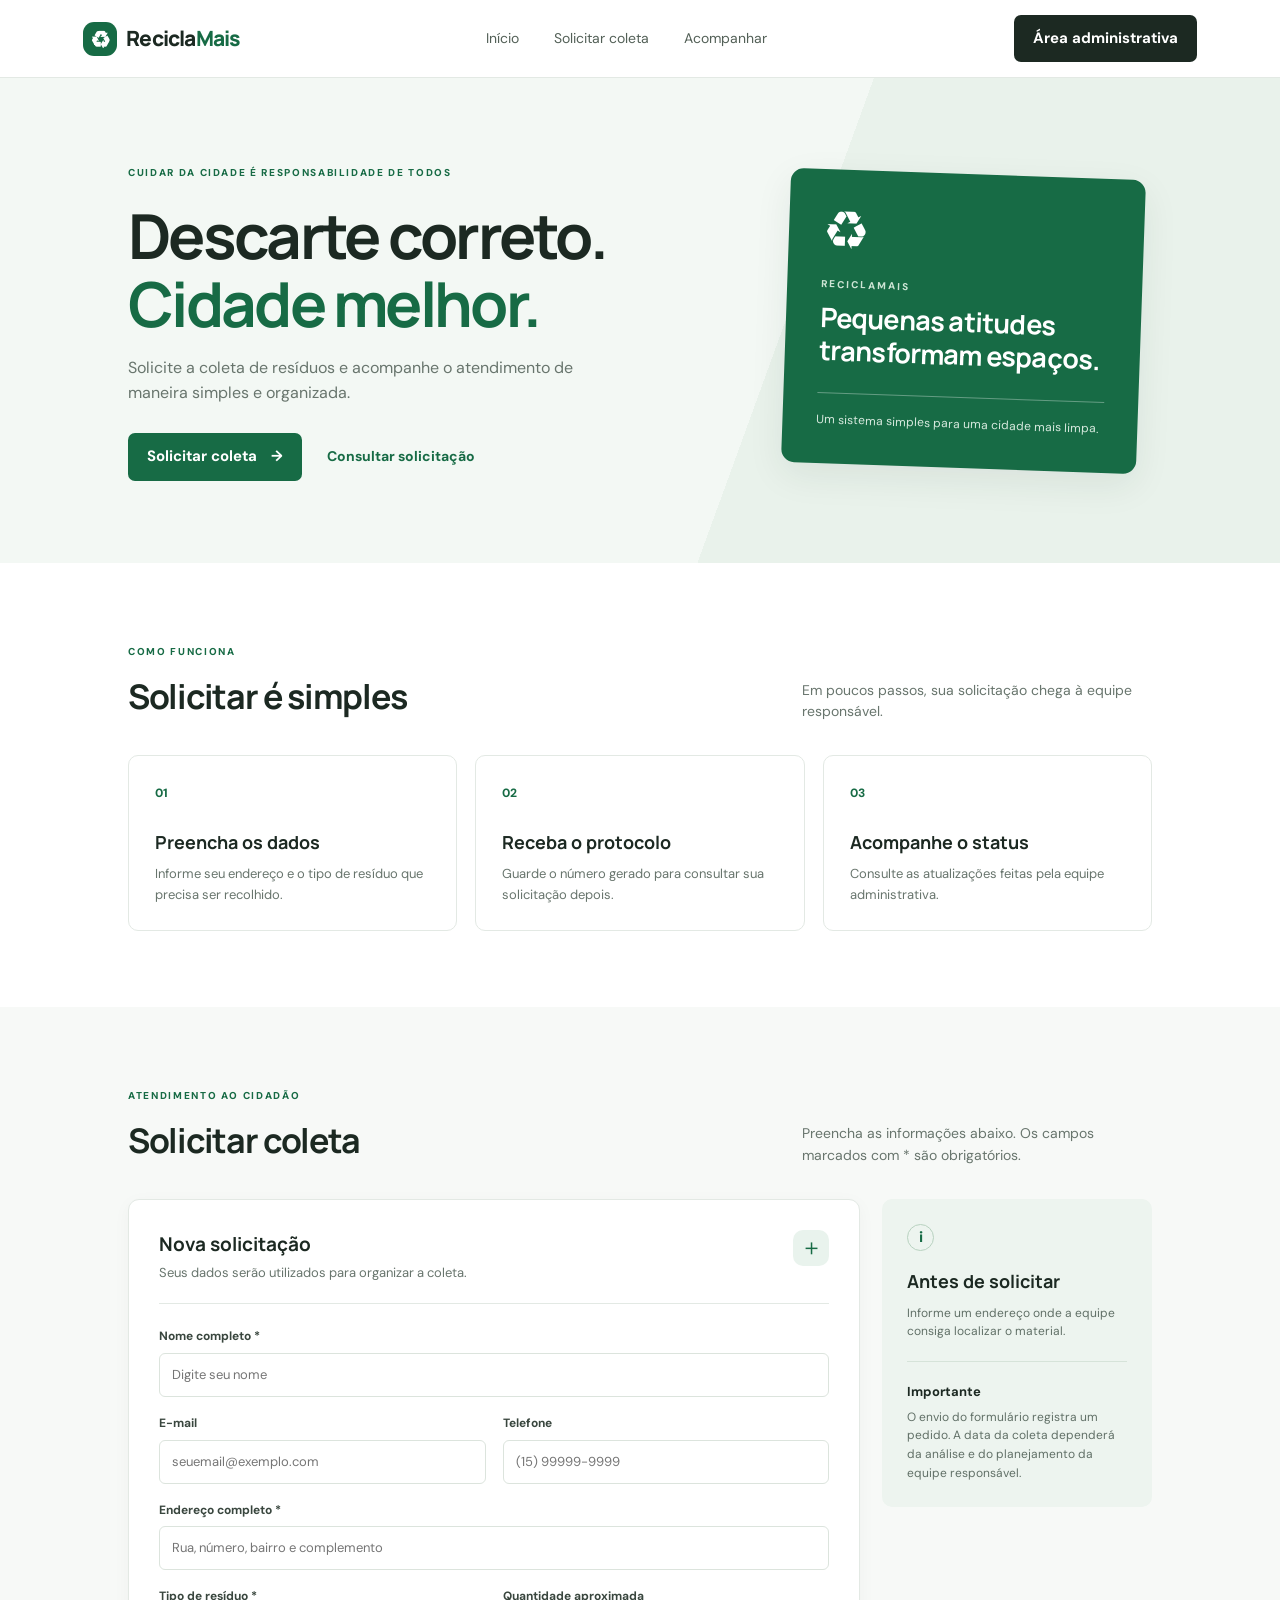
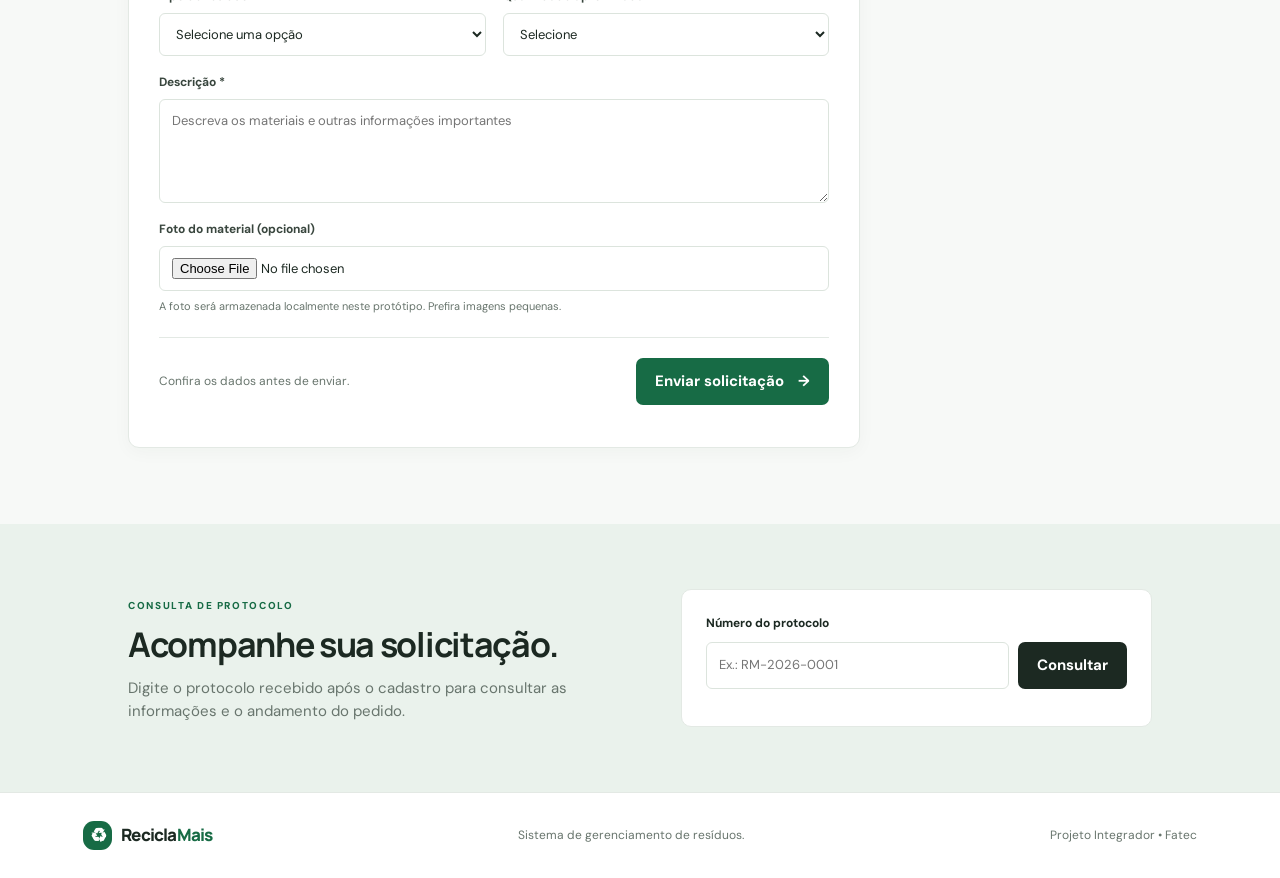
<file: index.html>
<!DOCTYPE html>
<html lang="pt-BR">
<head>
  <meta charset="UTF-8">
  <meta name="viewport" content="width=device-width, initial-scale=1.0">
  <meta name="description" content="ReciclaMais - Sistema de gerenciamento de resíduos e solicitações de coleta.">
  <title>ReciclaMais | Gestão de resíduos</title>
  <link rel="stylesheet" href="style.css">
</head>
<body>
  <header class="topbar">
    <a class="brand" href="#inicio" aria-label="ReciclaMais - início"><span class="brand-mark">♻</span><span>Recicla<span>Mais</span></span></a>
    <nav class="main-nav" aria-label="Navegação principal">
      <a href="#inicio">Início</a>
      <a href="#solicitar">Solicitar coleta</a>
      <a href="#acompanhar">Acompanhar</a>
    </nav>
    <button class="button button-dark" id="openLogin">Área administrativa</button>
  </header>

  <main>
    <section class="hero" id="inicio">
      <div class="hero-content">
        <span class="eyebrow">CUIDAR DA CIDADE É RESPONSABILIDADE DE TODOS</span>
        <h1>Descarte correto.<br><span>Cidade melhor.</span></h1>
        <p>Solicite a coleta de resíduos e acompanhe o atendimento de maneira simples e organizada.</p>
        <div class="hero-actions"><a class="button button-primary" href="#solicitar">Solicitar coleta <span>→</span></a><a class="text-link" href="#acompanhar">Consultar solicitação</a></div>
      </div>
      <div class="hero-card"><div class="hero-icon">♻</div><p class="hero-card-label">RECICLAMAIS</p><h2>Pequenas atitudes<br>transformam espaços.</h2><div class="hero-card-line"></div><p class="hero-card-foot">Um sistema simples para uma cidade mais limpa.</p></div>
    </section>

    <section class="steps-section">
      <div class="section-heading"><div><span class="eyebrow">COMO FUNCIONA</span><h2>Solicitar é simples</h2></div><p>Em poucos passos, sua solicitação chega à equipe responsável.</p></div>
      <div class="steps-grid">
        <article class="step"><span class="step-number">01</span><h3>Preencha os dados</h3><p>Informe seu endereço e o tipo de resíduo que precisa ser recolhido.</p></article>
        <article class="step"><span class="step-number">02</span><h3>Receba o protocolo</h3><p>Guarde o número gerado para consultar sua solicitação depois.</p></article>
        <article class="step"><span class="step-number">03</span><h3>Acompanhe o status</h3><p>Consulte as atualizações feitas pela equipe administrativa.</p></article>
      </div>
    </section>

    <section class="content-section" id="solicitar">
      <div class="section-heading"><div><span class="eyebrow">ATENDIMENTO AO CIDADÃO</span><h2>Solicitar coleta</h2></div><p>Preencha as informações abaixo. Os campos marcados com * são obrigatórios.</p></div>
      <div class="form-layout">
        <form class="panel form-panel" id="requestForm">
          <div class="form-title"><div><h3>Nova solicitação</h3><p>Seus dados serão utilizados para organizar a coleta.</p></div><span class="form-symbol">＋</span></div>
          <div class="form-grid">
            <label class="field field-full">Nome completo *<input name="name" type="text" maxlength="90" placeholder="Digite seu nome" required></label>
            <label class="field">E-mail<input name="email" type="email" maxlength="120" placeholder="seuemail@exemplo.com"></label>
            <label class="field">Telefone<input name="phone" type="tel" maxlength="20" placeholder="(15) 99999-9999"></label>
            <label class="field field-full">Endereço completo *<input name="address" type="text" maxlength="180" placeholder="Rua, número, bairro e complemento" required></label>
            <label class="field">Tipo de resíduo *<select name="waste" required><option value="">Selecione uma opção</option><option>Entulho de construção</option><option>Móveis e objetos volumosos</option><option>Galhos e resíduos de poda</option><option>Recicláveis</option><option>Outros resíduos</option></select></label>
            <label class="field">Quantidade aproximada<select name="quantity"><option value="">Selecione</option><option>Pequena</option><option>Média</option><option>Grande</option></select></label>
            <label class="field field-full">Descrição *<textarea name="description" rows="4" maxlength="600" placeholder="Descreva os materiais e outras informações importantes" required></textarea></label>
            <label class="field field-full">Foto do material (opcional)<input name="photo" type="file" accept="image/*"><small>A foto será armazenada localmente neste protótipo. Prefira imagens pequenas.</small></label>
          </div>
          <div class="form-footer"><p>Confira os dados antes de enviar.</p><button class="button button-primary" type="submit">Enviar solicitação <span>→</span></button></div>
          <div class="notice" id="requestNotice" role="status" aria-live="polite"></div>
        </form>
        <aside class="side-note"><span class="side-note-icon">i</span><h3>Antes de solicitar</h3><p>Informe um endereço onde a equipe consiga localizar o material.</p><div class="side-divider"></div><h4>Importante</h4><p>O envio do formulário registra um pedido. A data da coleta dependerá da análise e do planejamento da equipe responsável.</p></aside>
      </div>
    </section>

    <section class="tracking-section" id="acompanhar">
      <div class="tracking-copy"><span class="eyebrow">CONSULTA DE PROTOCOLO</span><h2>Acompanhe sua solicitação.</h2><p>Digite o protocolo recebido após o cadastro para consultar as informações e o andamento do pedido.</p></div>
      <form class="tracking-form" id="trackingForm"><label for="protocolInput">Número do protocolo</label><div class="tracking-input-row"><input id="protocolInput" placeholder="Ex.: RM-2026-0001" required><button class="button button-dark" type="submit">Consultar</button></div><div id="trackingResult" class="tracking-result" aria-live="polite"></div></form>
    </section>
  </main>

  <footer class="footer"><a class="brand footer-brand" href="#inicio"><span class="brand-mark">♻</span><span>Recicla<span>Mais</span></span></a><p>Sistema de gerenciamento de resíduos.</p><span>Projeto Integrador • Fatec</span></footer>

  <div class="modal-backdrop" id="loginModal" hidden>
    <section class="modal login-modal" role="dialog" aria-modal="true" aria-labelledby="loginTitle">
      <button class="modal-close" data-close="loginModal" aria-label="Fechar">×</button>
      <span class="eyebrow">ACESSO RESTRITO</span><h2 id="loginTitle">Área administrativa</h2><p>Entre com suas credenciais para gerenciar as solicitações.</p>
      <form id="loginForm"><label class="field">E-mail<input name="email" type="email" placeholder="admin@reciclamais.com" required></label><label class="field">Senha<input name="password" type="password" placeholder="Sua senha" required></label><button class="button button-primary button-wide" type="submit">Entrar</button><div class="notice" id="loginNotice" role="status"></div></form>
      <small class="demo-hint">Acesso inicial de demonstração: admin@reciclamais.com / admin123</small>
    </section>
  </div>

  <section class="admin-app" id="adminApp" hidden>
    <header class="admin-topbar"><a class="brand" href="#inicio"><span class="brand-mark">♻</span><span>Recicla<span>Mais</span></span></a><div class="admin-user"><span id="adminWelcome">Administrador</span><button class="button button-outline" id="logoutButton">Sair</button></div></header>
    <div class="admin-shell">
      <aside class="admin-sidebar"><span class="eyebrow">GERENCIAMENTO</span><button class="admin-nav active" data-admin-view="requestsView">▤ <span>Solicitações</span></button><button class="admin-nav" data-admin-view="adminsView">♙ <span>Administradores</span></button><a class="admin-back" href="#inicio">← Voltar ao site</a></aside>
      <div class="admin-main">
        <section id="requestsView" class="admin-view"><div class="admin-heading"><div><span class="eyebrow">PAINEL DE CONTROLE</span><h1>Solicitações</h1><p>Consulte e atualize os pedidos de coleta recebidos.</p></div><button class="button button-primary" id="exportButton">Exportar CSV ↓</button></div>
          <div class="stats-grid"><article class="stat-card"><span>Total de solicitações</span><strong id="statTotal">0</strong></article><article class="stat-card"><span>Pendentes</span><strong id="statPending">0</strong></article><article class="stat-card"><span>Em andamento</span><strong id="statProgress">0</strong></article><article class="stat-card"><span>Concluídas</span><strong id="statDone">0</strong></article></div>
          <div class="table-panel"><div class="table-toolbar"><h3>Pedidos recebidos</h3><div class="table-filters"><input id="requestSearch" placeholder="Buscar protocolo ou nome"><select id="statusFilter"><option value="Todos">Todos os status</option><option>Pendente</option><option>Em andamento</option><option>Concluída</option><option>Cancelada</option></select></div></div><div class="table-scroll"><table><thead><tr><th>Protocolo</th><th>Solicitante</th><th>Tipo de resíduo</th><th>Data</th><th>Status</th><th>Ações</th></tr></thead><tbody id="requestsTableBody"></tbody></table></div><p class="empty-state" id="emptyRequests" hidden>Nenhuma solicitação encontrada.</p></div>
        </section>
        <section id="adminsView" class="admin-view" hidden><div class="admin-heading"><div><span class="eyebrow">CONTROLE DE ACESSO</span><h1>Administradores</h1><p>Cadastre pessoas autorizadas a acessar este painel.</p></div></div>
          <div class="admin-management-grid"><form class="panel admin-form" id="adminForm"><h3>Novo administrador</h3><label class="field">Nome completo<input name="name" maxlength="90" placeholder="Nome do administrador" required></label><label class="field">E-mail<input name="email" type="email" maxlength="120" placeholder="email@exemplo.com" required></label><label class="field">Senha<input name="password" type="password" minlength="6" placeholder="Mínimo de 6 caracteres" required></label><button class="button button-primary" type="submit">Cadastrar administrador</button><div class="notice" id="adminNotice" role="status"></div></form><div class="panel admins-list-panel"><h3>Administradores cadastrados</h3><div id="adminsList"></div></div></div>
        </section>
      </div>
    </div>
  </section>

  <div class="modal-backdrop" id="detailModal" hidden><section class="modal detail-modal" role="dialog" aria-modal="true" aria-labelledby="detailTitle"><button class="modal-close" data-close="detailModal" aria-label="Fechar">×</button><span class="eyebrow">DETALHES DO PEDIDO</span><h2 id="detailTitle">Solicitação</h2><div id="detailContent"></div><div class="detail-actions"><label class="field">Atualizar status<select id="detailStatus"><option>Pendente</option><option>Em andamento</option><option>Concluída</option><option>Cancelada</option></select></label><button class="button button-primary" id="saveStatusButton">Salvar alteração</button><button class="button button-danger" id="deleteRequestButton">Excluir solicitação</button></div><div class="notice" id="detailNotice" role="status"></div></section></div>
  <script src="script.js"></script>
</body>
</html>
</file>
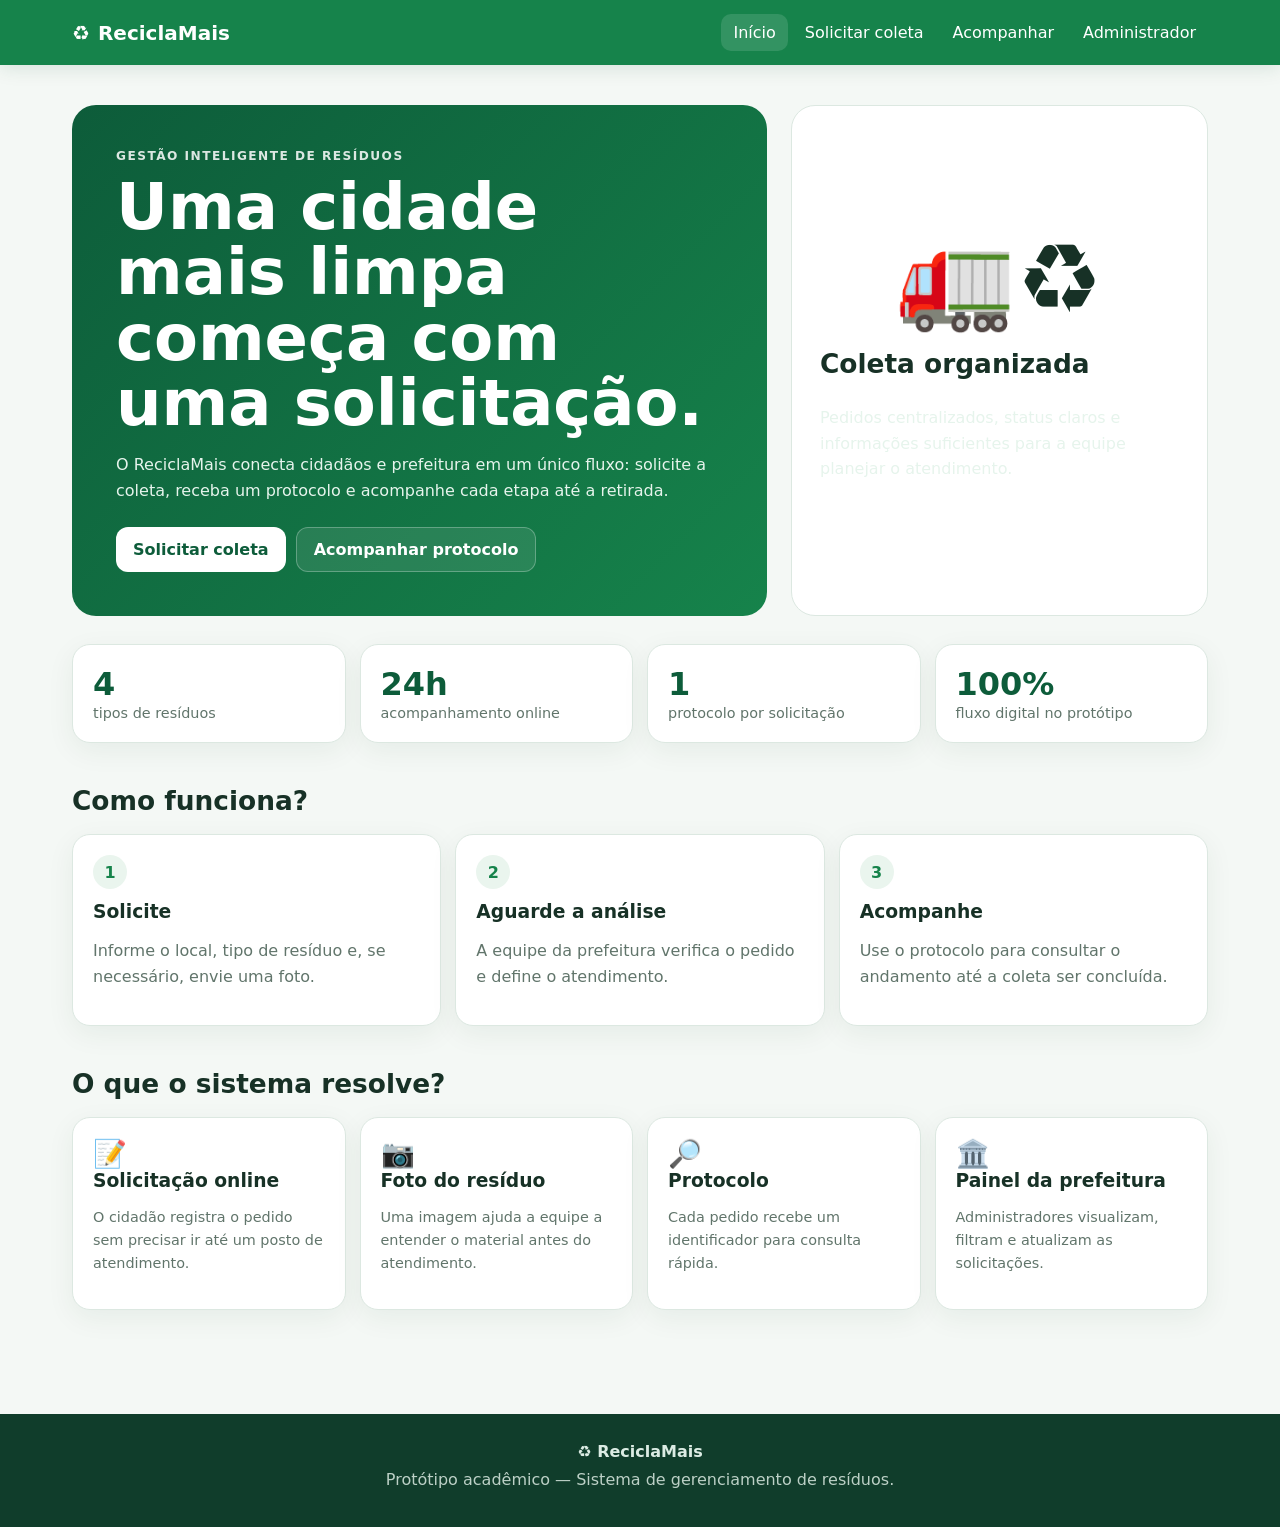
<file: reciclamais_v2-1.html>
<!doctype html>
<html lang="pt-BR">
<head>
<meta charset="utf-8">
<meta name="viewport" content="width=device-width, initial-scale=1">
<title>ReciclaMais — Protótipo V2</title>
<style>
:root{
  --site-background:#F4F8F5; --site-primary:#16834B; --site-secondary:#0D5C3A;
  --site-on-primary:#FFFFFF; --site-on-secondary:#FFFFFF; --site-on-background:#173126;
  --site-font-body:Inter,system-ui,-apple-system,BlinkMacSystemFont,"Segoe UI",sans-serif;
  --site-font-heading:Inter,system-ui,-apple-system,BlinkMacSystemFont,"Segoe UI",sans-serif;
  --site-heading-scale:1; --site-spacing-scale:1; --site-radius-scale:1;
  --surface:#FFFFFF; --muted:#61756B; --border:#DCE8E1; --soft:#EAF5EE;
  --warning:#B66A00; --info:#2563A8; --success:#16834B; --danger:#B33A3A;
}
*{box-sizing:border-box}
body{margin:0;background:var(--site-background);color:var(--site-on-background);font-family:var(--site-font-body)}
button,input,select,textarea{font:inherit}
button{cursor:pointer}
header{background:var(--site-primary);color:white;position:sticky;top:0;z-index:10;box-shadow:0 3px 18px #0b4c3020}
.nav{max-width:1180px;margin:auto;padding:14px 22px;display:flex;align-items:center;justify-content:space-between;gap:18px}
.brand{font-weight:850;font-size:1.25rem;display:flex;align-items:center;gap:8px}
nav{display:flex;gap:5px;flex-wrap:wrap}
nav button{border:0;background:transparent;color:white;padding:9px 12px;border-radius:10px}
nav button:hover,nav button.active{background:#ffffff20}
main{max-width:1180px;margin:auto;padding:28px 22px 70px}
.hero{display:grid;grid-template-columns:1.25fr .75fr;gap:24px;align-items:stretch;margin:12px 0 28px}
.hero-copy{background:linear-gradient(135deg,var(--site-secondary),var(--site-primary));color:white;border-radius:calc(24px * var(--site-radius-scale));padding:44px}
.eyebrow{text-transform:uppercase;letter-spacing:.12em;font-size:.76rem;font-weight:800;opacity:.85}
h1{font-size:clamp(2.2rem,5vw,4rem);line-height:1.02;margin:12px 0}
h2{font-size:calc(1.65rem * var(--site-heading-scale));margin:0 0 10px}
h3{margin:0 0 6px}
p{line-height:1.6;color:var(--muted)}
.hero p{color:#e6f4ec;max-width:680px}
.actions{display:flex;gap:10px;flex-wrap:wrap;margin-top:24px}
.btn{border:0;border-radius:12px;padding:12px 17px;font-weight:800}
.primary{background:white;color:var(--site-secondary)}
.secondary{background:#ffffff18;color:white;border:1px solid #ffffff45}
.green{background:var(--site-primary);color:white}
.outline{background:white;border:1px solid var(--border);color:var(--site-secondary)}
.hero-art{background:var(--surface);border:1px solid var(--border);border-radius:24px;padding:28px;display:flex;flex-direction:column;justify-content:center;min-height:330px}
.illustration{font-size:6rem;text-align:center;margin-bottom:12px}
.stats,.features,.steps{display:grid;grid-template-columns:repeat(4,1fr);gap:14px;margin:18px 0 34px}
.card{background:var(--surface);border:1px solid var(--border);border-radius:18px;padding:20px;box-shadow:0 8px 28px #123c2410}
.stat strong{display:block;font-size:2rem;color:var(--site-secondary)}
.stat span{color:var(--muted);font-size:.9rem}
.feature-icon{font-size:1.7rem}.feature p{font-size:.9rem}
.steps{grid-template-columns:repeat(3,1fr)}
.step-num{width:34px;height:34px;border-radius:50%;background:var(--soft);color:var(--site-primary);display:grid;place-items:center;font-weight:900;margin-bottom:12px}
.section{margin-top:42px}
.form-wrap{max-width:860px;margin:auto}
.form{display:grid;grid-template-columns:1fr 1fr;gap:16px}
.field{display:flex;flex-direction:column;gap:7px}
.field.full{grid-column:1/-1}
label{font-weight:750;font-size:.9rem}
input,select,textarea{border:1px solid var(--border);border-radius:11px;padding:12px;background:white;color:var(--site-on-background);outline:none}
input:focus,select:focus,textarea:focus{border-color:var(--site-primary);box-shadow:0 0 0 3px #16834b18}
textarea{min-height:100px;resize:vertical}
.file{border:2px dashed #bcd5c6;background:#f7fbf8;padding:20px;border-radius:12px}
.notice{background:#f1f7f3;border-left:4px solid var(--site-primary);padding:12px 15px;border-radius:8px;margin:14px 0;color:#355448}
.hidden{display:none!important}
.protocol{font-size:1.7rem;font-weight:900;color:var(--site-secondary);letter-spacing:.04em}
.track{display:grid;grid-template-columns:repeat(4,1fr);gap:8px;margin:22px 0}
.track div{padding:12px 8px;border-radius:10px;text-align:center;background:#edf2ef;color:#74867d;font-size:.8rem;font-weight:800}
.track .done{background:#d9f1e1;color:var(--site-primary)}
.admin-grid{display:grid;grid-template-columns:230px 1fr;gap:18px}
.sidebar{background:var(--site-secondary);color:white;border-radius:18px;padding:18px;height:max-content}
.sidebar button{display:block;width:100%;text-align:left;background:transparent;border:0;color:white;padding:11px;border-radius:9px}
.sidebar button.active,.sidebar button:hover{background:#ffffff18}
.table-wrap{overflow:auto}.table{width:100%;border-collapse:collapse;min-width:700px}.table th,.table td{padding:13px;border-bottom:1px solid var(--border);text-align:left}.table th{font-size:.8rem;color:var(--muted)}
.badge{display:inline-block;padding:5px 9px;border-radius:999px;font-size:.75rem;font-weight:800}
.analysis{background:#fff1d8;color:#9a5b00}.scheduled{background:#e0efff;color:#225e9d}.collected{background:#dcf4e4;color:#147343}
.login{max-width:460px;margin:30px auto}
footer{background:#103d2b;color:#dcece4;padding:28px 22px;text-align:center}
footer p{color:#bcd0c6;margin:6px}
@media(max-width:850px){
 .hero{grid-template-columns:1fr}.stats,.features{grid-template-columns:1fr 1fr}.steps{grid-template-columns:1fr}
 .admin-grid{grid-template-columns:1fr}.form{grid-template-columns:1fr}.field.full{grid-column:auto}
 nav{display:none}.nav{padding:12px 16px}main{padding:20px 15px 55px}.hero-copy{padding:30px}
}
@media(max-width:500px){.stats,.features{grid-template-columns:1fr}.hero-art{min-height:220px}.illustration{font-size:4.5rem}}
</style>
</head>
<body>
<header>
  <div class="nav">
    <div class="brand">♻ <span>ReciclaMais</span></div>
    <nav>
      <button class="active" onclick="show('home',this)">Início</button>
      <button onclick="show('request',this)">Solicitar coleta</button>
      <button onclick="show('track',this)">Acompanhar</button>
      <button onclick="show('admin',this)">Administrador</button>
    </nav>
  </div>
</header>

<main>
<section id="home" class="page">
  <div class="hero">
    <div class="hero-copy">
      <div class="eyebrow">Gestão inteligente de resíduos</div>
      <h1>Uma cidade mais limpa começa com uma solicitação.</h1>
      <p>O ReciclaMais conecta cidadãos e prefeitura em um único fluxo: solicite a coleta, receba um protocolo e acompanhe cada etapa até a retirada.</p>
      <div class="actions">
        <button class="btn primary" onclick="show('request')">Solicitar coleta</button>
        <button class="btn secondary" onclick="show('track')">Acompanhar protocolo</button>
      </div>
    </div>
    <div class="hero-art">
      <div class="illustration">🚛♻️</div>
      <h2>Coleta organizada</h2>
      <p>Pedidos centralizados, status claros e informações suficientes para a equipe planejar o atendimento.</p>
    </div>
  </div>

  <div class="stats">
    <div class="card stat"><strong>4</strong><span>tipos de resíduos</span></div>
    <div class="card stat"><strong>24h</strong><span>acompanhamento online</span></div>
    <div class="card stat"><strong>1</strong><span>protocolo por solicitação</span></div>
    <div class="card stat"><strong>100%</strong><span>fluxo digital no protótipo</span></div>
  </div>

  <div class="section">
    <h2>Como funciona?</h2>
    <div class="steps">
      <div class="card"><div class="step-num">1</div><h3>Solicite</h3><p>Informe o local, tipo de resíduo e, se necessário, envie uma foto.</p></div>
      <div class="card"><div class="step-num">2</div><h3>Aguarde a análise</h3><p>A equipe da prefeitura verifica o pedido e define o atendimento.</p></div>
      <div class="card"><div class="step-num">3</div><h3>Acompanhe</h3><p>Use o protocolo para consultar o andamento até a coleta ser concluída.</p></div>
    </div>
  </div>

  <div class="section">
    <h2>O que o sistema resolve?</h2>
    <div class="features">
      <div class="card feature"><div class="feature-icon">📝</div><h3>Solicitação online</h3><p>O cidadão registra o pedido sem precisar ir até um posto de atendimento.</p></div>
      <div class="card feature"><div class="feature-icon">📷</div><h3>Foto do resíduo</h3><p>Uma imagem ajuda a equipe a entender o material antes do atendimento.</p></div>
      <div class="card feature"><div class="feature-icon">🔎</div><h3>Protocolo</h3><p>Cada pedido recebe um identificador para consulta rápida.</p></div>
      <div class="card feature"><div class="feature-icon">🏛️</div><h3>Painel da prefeitura</h3><p>Administradores visualizam, filtram e atualizam as solicitações.</p></div>
    </div>
  </div>
</section>

<section id="request" class="page hidden">
  <div class="form-wrap">
    <div class="card">
      <div class="eyebrow" style="color:var(--site-primary)">Nova solicitação</div>
      <h2>Solicitar coleta</h2>
      <p>Preencha os dados abaixo. Os campos marcados com * são obrigatórios.</p>
      <div class="form">
        <div class="field"><label>Nome completo *</label><input id="name" placeholder="Ex.: Mariana Souza"></div>
        <div class="field"><label>Telefone</label><input placeholder="(15) 99999-9999"></div>
        <div class="field"><label>Endereço *</label><input id="address" placeholder="Rua, número"></div>
        <div class="field"><label>Bairro *</label><input placeholder="Ex.: Centro"></div>
        <div class="field"><label>Tipo de resíduo *</label><select id="waste"><option value="">Selecione</option><option>Podas e resíduos verdes</option><option>Recicláveis</option><option>Eletrônicos</option><option>Entulho e volumosos</option></select></div>
        <div class="field"><label>Quantidade aproximada</label><select><option>Selecione</option><option>Pequena</option><option>Média</option><option>Grande</option></select></div>
        <div class="field"><label>Data desejada *</label><input id="date" type="date"></div>
        <div class="field"><label>Foto do resíduo</label><input type="file" accept="image/*"></div>
        <div class="field full"><label>Observação</label><textarea placeholder="Ex.: o material está na calçada, próximo ao portão..."></textarea></div>
        <div class="field full"><div class="notice">🔒 Seus dados serão utilizados para registrar e acompanhar a solicitação de coleta.</div></div>
        <div class="field full"><button class="btn green" onclick="submitRequest()">Enviar solicitação</button></div>
      </div>
    </div>
  </div>
</section>

<section id="track" class="page hidden">
  <div class="form-wrap">
    <div class="card">
      <div class="eyebrow" style="color:var(--site-primary)">Consulta pública</div>
      <h2>Acompanhar solicitação</h2>
      <p>Digite o protocolo recebido após o cadastro.</p>
      <div class="actions">
        <input id="protocol" style="flex:1;min-width:220px" placeholder="Ex.: RM-2026-00482">
        <button class="btn green" onclick="trackRequest()">Consultar</button>
      </div>
      <div id="trackResult" class="hidden"></div>
    </div>
  </div>
</section>

<section id="admin" class="page hidden">
  <div id="loginBox" class="login card">
    <div class="eyebrow" style="color:var(--site-primary)">Área restrita</div>
    <h2>Acesso do administrador</h2>
    <p>Entre para gerenciar as solicitações da prefeitura.</p>
    <div class="field"><label>E-mail</label><input id="email" value="administrador@reciclamais.com"></div><br>
    <div class="field"><label>Senha</label><input id="pass" type="password" value="123456"></div>
    <button class="btn green" style="width:100%;margin-top:16px" onclick="login()">Entrar</button>
    <p style="font-size:.8rem">Demonstração: use as credenciais preenchidas acima.</p>
  </div>
  <div id="dashboard" class="hidden">
    <div class="admin-grid">
      <aside class="sidebar">
        <strong>♻ ReciclaMais</strong>
        <hr style="border-color:#ffffff20">
        <button class="active">📊 Visão geral</button>
        <button>📋 Solicitações</button>
        <button>👥 Administradores</button>
        <button onclick="logout()">↩ Sair</button>
      </aside>
      <div>
        <div class="stats">
          <div class="card stat"><strong id="total">12</strong><span>Total de solicitações</span></div>
          <div class="card stat"><strong>4</strong><span>Em análise</span></div>
          <div class="card stat"><strong>3</strong><span>Agendadas</span></div>
          <div class="card stat"><strong>5</strong><span>Coletadas</span></div>
        </div>
        <div class="card">
          <div style="display:flex;justify-content:space-between;align-items:center;gap:12px;flex-wrap:wrap">
            <div><h2>Solicitações recentes</h2><p>Gerencie e atualize o status de cada pedido.</p></div>
            <select><option>Todos os status</option><option>Em análise</option><option>Agendadas</option><option>Coletadas</option></select>
          </div>
          <div class="table-wrap">
          <table class="table">
            <thead><tr><th>Protocolo</th><th>Cidadão</th><th>Resíduo</th><th>Bairro</th><th>Status</th><th>Ação</th></tr></thead>
            <tbody>
              <tr><td>RM-2026-00482</td><td>Mariana Souza</td><td>Entulho</td><td>Centro</td><td><span class="badge analysis">Em análise</span></td><td><button class="btn outline" onclick="alert('Detalhes da solicitação RM-2026-00482')">Ver</button></td></tr>
              <tr><td>RM-2026-00481</td><td>João Ferreira</td><td>Podas</td><td>Vila Nova</td><td><span class="badge scheduled">Agendada</span></td><td><button class="btn outline" onclick="alert('Detalhes da solicitação RM-2026-00481')">Ver</button></td></tr>
              <tr><td>RM-2026-00480</td><td>Ana Costa</td><td>Recicláveis</td><td>Jardim Brasil</td><td><span class="badge collected">Coletada</span></td><td><button class="btn outline" onclick="alert('Detalhes da solicitação RM-2026-00480')">Ver</button></td></tr>
              <tr><td>RM-2026-00479</td><td>Pedro Lima</td><td>Eletrônicos</td><td>Centro</td><td><span class="badge analysis">Em análise</span></td><td><button class="btn outline" onclick="alert('Detalhes da solicitação RM-2026-00479')">Ver</button></td></tr>
            </tbody>
          </table>
          </div>
        </div>
      </div>
    </div>
  </div>
</section>
</main>

<footer><strong>♻ ReciclaMais</strong><p>Protótipo acadêmico — Sistema de gerenciamento de resíduos.</p></footer>

<script>
function show(id,btn){
 document.querySelectorAll('.page').forEach(x=>x.classList.add('hidden'));
 document.getElementById(id).classList.remove('hidden');
 document.querySelectorAll('nav button').forEach(x=>x.classList.remove('active'));
 if(btn) btn.classList.add('active');
 window.scrollTo({top:0,behavior:'smooth'});
}
function submitRequest(){
 const n=document.getElementById('name').value.trim(), a=document.getElementById('address').value.trim(), w=document.getElementById('waste').value, d=document.getElementById('date').value;
 if(!n||!a||!w||!d){alert('Preencha os campos obrigatórios.');return}
 const p='RM-2026-'+String(Math.floor(10000+Math.random()*89999));
 show('track'); document.getElementById('protocol').value=p; renderTrack(p);
}
function renderTrack(p){
 document.getElementById('trackResult').classList.remove('hidden');
 document.getElementById('trackResult').innerHTML=`<div class="notice"><strong>Solicitação encontrada!</strong></div>
 <div class="protocol">${p}</div><p>Status atual: <strong>Em análise</strong></p>
 <div class="track"><div class="done">✓ Enviada</div><div class="done">✓ Registrada</div><div>3. Em análise</div><div>4. Coletada</div></div>
 <p>O pedido foi registrado e está aguardando avaliação da equipe responsável.</p>`;
}
function trackRequest(){
 const p=document.getElementById('protocol').value.trim();
 if(!p){alert('Informe um protocolo.');return}
 renderTrack(p);
}
function login(){
 const e=document.getElementById('email').value, p=document.getElementById('pass').value;
 if(e==='administrador@reciclamais.com'&&p==='123456'){document.getElementById('loginBox').classList.add('hidden');document.getElementById('dashboard').classList.remove('hidden')}
 else alert('E-mail ou senha incorretos.');
}
function logout(){document.getElementById('dashboard').classList.add('hidden');document.getElementById('loginBox').classList.remove('hidden')}
</script>
</body>
</html>
</file>
<file: style.css>
@import url('https://fonts.googleapis.com/css2?family=DM+Sans:wght@400;500;600;700&family=Manrope:wght@400;500;600;700;800&display=swap');
:root{--green:#176b45;--green-dark:#104c33;--green-light:#e9f3ed;--ink:#1c2922;--muted:#68756d;--line:#e3e9e4;--paper:#f7f9f7;--white:#fff;--red:#b83d36;--shadow:0 12px 36px rgba(24,55,38,.08)}
*{box-sizing:border-box}html{scroll-behavior:smooth}body{margin:0;background:var(--white);color:var(--ink);font-family:'DM Sans',Arial,sans-serif;font-size:15px;line-height:1.55}button,input,select,textarea{font:inherit}button,a{-webkit-tap-highlight-color:transparent}a{color:inherit;text-decoration:none}.topbar{height:78px;padding:0 max(6.5vw,24px);display:flex;align-items:center;justify-content:space-between;border-bottom:1px solid var(--line);background:#fff}.brand{display:inline-flex;align-items:center;gap:9px;font-family:Manrope,sans-serif;font-weight:800;font-size:21px;letter-spacing:-.8px}.brand>span:last-child>span{color:var(--green)}.brand-mark{display:grid;place-items:center;width:34px;height:34px;border-radius:11px;background:var(--green);color:white;font-size:23px}.main-nav{display:flex;gap:35px;color:#536057;font-size:14px}.main-nav a:hover,.text-link:hover{color:var(--green)}.button{display:inline-flex;align-items:center;justify-content:center;gap:14px;border:0;border-radius:7px;padding:12px 19px;font-weight:700;cursor:pointer;transition:.18s ease}.button:hover{transform:translateY(-1px);filter:brightness(.96)}.button-primary{background:var(--green);color:white}.button-dark{background:var(--ink);color:white}.button-outline{border:1px solid #d7e0d9;color:var(--ink);background:white;padding:8px 14px}.button-danger{background:#fff0ef;color:var(--red)}.button-wide{width:100%;margin-top:8px}.hero{min-height:485px;padding:75px max(10vw,28px);display:grid;grid-template-columns:1.2fr .8fr;align-items:center;gap:8%;background:linear-gradient(110deg,#f3f8f4 0%,#f3f8f4 60%,#e9f2eb 60%,#e9f2eb 100%)}.eyebrow{font-size:10px;font-weight:800;letter-spacing:1.65px;color:var(--green)}h1,h2,h3,h4,p{margin-top:0}.hero h1{font-family:Manrope,sans-serif;font-size:clamp(42px,5vw,62px);line-height:1.1;letter-spacing:-2.7px;margin:18px 0}.hero h1 span{color:var(--green)}.hero-content>p{max-width:490px;color:var(--muted);font-size:16px}.hero-actions{display:flex;align-items:center;gap:25px;margin-top:28px}.text-link{font-weight:700;color:var(--green);font-size:14px}.hero-card{max-width:355px;justify-self:center;width:100%;padding:34px;background:var(--green);color:white;border-radius:13px;box-shadow:var(--shadow);transform:rotate(2deg)}.hero-icon{font-size:53px;line-height:1}.hero-card-label{font-size:10px;letter-spacing:2px;font-weight:800;margin:20px 0 8px;color:#cce4d4}.hero-card h2{font-family:Manrope,sans-serif;font-size:27px;line-height:1.25;letter-spacing:-.8px;margin-bottom:25px}.hero-card-line{height:1px;background:#ffffff55;margin-bottom:17px}.hero-card-foot{font-size:12px;color:#d8eadf;margin:0}.steps-section,.content-section{padding:76px max(10vw,28px)}.section-heading{display:flex;align-items:end;justify-content:space-between;gap:25px;margin-bottom:32px}.section-heading h2,.tracking-copy h2{font-family:Manrope,sans-serif;font-size:34px;letter-spacing:-1.3px;margin:8px 0 0}.section-heading>p{max-width:350px;color:var(--muted);font-size:14px;margin:0}.steps-grid{display:grid;grid-template-columns:repeat(3,1fr);gap:18px}.step{padding:25px 26px;border:1px solid var(--line);border-radius:10px}.step-number{display:inline-block;color:var(--green);font-weight:800;font-size:12px;margin-bottom:26px}.step h3{font-family:Manrope,sans-serif;font-size:18px;margin-bottom:8px}.step p{font-size:13px;color:var(--muted);margin:0}.content-section{background:var(--paper)}.form-layout{display:grid;grid-template-columns:minmax(0,1fr) 270px;gap:22px;align-items:start}.panel{background:white;border:1px solid var(--line);border-radius:11px;box-shadow:0 4px 18px rgba(24,55,38,.035)}.form-panel{padding:30px}.form-title{display:flex;justify-content:space-between;align-items:start;border-bottom:1px solid var(--line);padding-bottom:20px;margin-bottom:23px}.form-title h3,.table-toolbar h3,.admin-form h3,.admins-list-panel h3{font-family:Manrope,sans-serif;font-size:19px;margin:0 0 4px}.form-title p{color:var(--muted);font-size:13px;margin:0}.form-symbol{display:grid;place-items:center;width:36px;height:36px;border-radius:10px;background:var(--green-light);color:var(--green);font-size:23px}.form-grid{display:grid;grid-template-columns:1fr 1fr;gap:17px}.field{display:flex;flex-direction:column;gap:7px;font-size:12px;font-weight:700;color:#39463e}.field input,.field select,.field textarea,.tracking-form input,.table-filters input,.table-filters select{width:100%;border:1px solid #dce4dd;border-radius:6px;padding:11px 12px;background:#fff;color:var(--ink);outline:none;font-size:13px;font-weight:400}.field input:focus,.field select:focus,.field textarea:focus,.tracking-form input:focus{border-color:var(--green);box-shadow:0 0 0 3px #176b4515}.field textarea{resize:vertical}.field small{font-size:11px;font-weight:400;color:var(--muted)}.field-full{grid-column:1/-1}.form-footer{display:flex;justify-content:space-between;align-items:center;gap:15px;border-top:1px solid var(--line);margin-top:22px;padding-top:20px}.form-footer p{font-size:12px;color:var(--muted);margin:0}.side-note{padding:25px;background:#edf4ef;border-radius:10px}.side-note-icon{display:grid;place-items:center;width:27px;height:27px;border:1px solid #b8d2c0;color:var(--green);border-radius:50%;font-weight:800;margin-bottom:17px}.side-note h3{font-family:Manrope,sans-serif;font-size:18px;margin-bottom:8px}.side-note h4{font-size:13px;margin:0 0 6px}.side-note p{font-size:12px;color:#617067;margin:0}.side-divider{height:1px;background:#d6e3d9;margin:20px 0}.notice{font-size:13px;margin-top:12px;color:var(--green);font-weight:600}.notice.error{color:var(--red)}.tracking-section{padding:65px max(10vw,28px);display:grid;grid-template-columns:1fr 1fr;gap:8%;align-items:center;background:#eaf2ec}.tracking-copy h2{max-width:440px;line-height:1.2}.tracking-copy p{color:var(--muted);max-width:440px;margin:12px 0 0}.tracking-form{padding:24px;background:white;border:1px solid var(--line);border-radius:10px}.tracking-form>label{display:block;font-weight:700;font-size:12px;margin-bottom:9px}.tracking-input-row{display:flex;gap:9px}.tracking-input-row input{flex:1;min-width:0}.tracking-result{margin-top:13px;font-size:13px}.result-card{padding:14px;background:#f5f8f5;border-radius:7px}.result-card strong{color:var(--green)}.footer{padding:28px max(6.5vw,24px);display:flex;align-items:center;justify-content:space-between;gap:15px;border-top:1px solid var(--line);color:var(--muted);font-size:12px}.footer p{margin:0}.footer-brand{color:var(--ink);font-size:17px}.footer-brand .brand-mark{width:29px;height:29px;font-size:19px}.modal-backdrop{position:fixed;inset:0;z-index:20;background:#10251bb8;display:grid;place-items:center;padding:18px;overflow:auto}.modal-backdrop[hidden],[hidden]{display:none!important}.modal{position:relative;width:min(100%,440px);max-height:92vh;overflow:auto;padding:34px;background:white;border-radius:13px;box-shadow:0 20px 70px #0003}.modal-close{position:absolute;right:17px;top:12px;border:0;background:transparent;font-size:27px;color:#68756d;cursor:pointer}.modal h2{font-family:Manrope,sans-serif;font-size:27px;letter-spacing:-.8px;margin:8px 0}.modal>p{font-size:13px;color:var(--muted);margin-bottom:22px}.login-modal form{display:grid;gap:15px}.demo-hint{display:block;margin-top:18px;color:var(--muted);font-size:11px}.admin-app{position:fixed;inset:0;z-index:15;background:#f6f8f6;overflow:auto}.admin-topbar{height:70px;background:white;border-bottom:1px solid var(--line);display:flex;align-items:center;justify-content:space-between;padding:0 35px}.admin-user{display:flex;align-items:center;gap:18px;font-size:13px;font-weight:700}.admin-shell{display:grid;grid-template-columns:225px 1fr;min-height:calc(100vh - 70px)}.admin-sidebar{background:white;border-right:1px solid var(--line);padding:30px 17px;display:flex;flex-direction:column;gap:8px}.admin-sidebar>.eyebrow{padding:0 12px 12px}.admin-nav{display:flex;gap:12px;align-items:center;border:0;background:transparent;border-radius:7px;padding:12px;color:#5d6b61;text-align:left;cursor:pointer;font-size:14px}.admin-nav.active,.admin-nav:hover{background:var(--green-light);color:var(--green);font-weight:700}.admin-back{margin:25px 12px 0;color:var(--muted);font-size:12px}.admin-main{padding:35px;min-width:0}.admin-heading{display:flex;align-items:center;justify-content:space-between;gap:20px;margin-bottom:25px}.admin-heading h1{font-family:Manrope,sans-serif;font-size:31px;letter-spacing:-1px;margin:5px 0}.admin-heading p{font-size:13px;color:var(--muted);margin:0}.stats-grid{display:grid;grid-template-columns:repeat(4,1fr);gap:14px;margin-bottom:22px}.stat-card{background:white;border:1px solid var(--line);border-radius:9px;padding:19px}.stat-card span{display:block;font-size:12px;color:var(--muted)}.stat-card strong{display:block;font-family:Manrope,sans-serif;font-size:29px;margin-top:5px}.table-panel{background:white;border:1px solid var(--line);border-radius:10px;overflow:hidden}.table-toolbar{padding:19px 20px;display:flex;align-items:center;justify-content:space-between;gap:15px}.table-filters{display:flex;gap:8px}.table-filters input{width:210px}.table-filters select{width:155px}.table-scroll{overflow:auto}table{width:100%;border-collapse:collapse;white-space:nowrap}th,td{text-align:left;padding:13px 17px;border-top:1px solid #edf0ed;font-size:12px}th{color:var(--muted);font-weight:700;background:#fbfcfb}td{color:#354239}.status-pill{display:inline-block;border-radius:30px;padding:4px 9px;font-size:10px;font-weight:700;background:#f0f2f0;color:#5e6a61}.status-pendente{background:#fff4df;color:#94631a}.status-em-andamento{background:#e8f0ff;color:#345d9c}.status-concluída{background:#e5f4e9;color:#247144}.status-cancelada{background:#ffeded;color:#a23c38}.table-action{border:0;background:transparent;color:var(--green);font-weight:700;cursor:pointer;font-size:12px}.empty-state{text-align:center;color:var(--muted);padding:25px;font-size:13px}.admin-management-grid{display:grid;grid-template-columns:minmax(260px,.8fr) minmax(300px,1.2fr);gap:18px}.admin-form,.admins-list-panel{padding:23px}.admin-form{display:flex;flex-direction:column;gap:15px}.admin-form h3,.admins-list-panel h3{margin-bottom:5px}.admin-row{display:flex;justify-content:space-between;align-items:center;gap:12px;padding:14px 0;border-bottom:1px solid var(--line)}.admin-row:last-child{border:0}.admin-row strong{display:block;font-size:13px}.admin-row small{color:var(--muted);font-size:11px}.admin-row button{border:0;background:#fff0ef;color:var(--red);border-radius:5px;padding:7px 9px;font-size:11px;font-weight:700;cursor:pointer}.detail-modal{width:min(100%,600px)}.detail-modal h2{margin-bottom:18px}.detail-grid{display:grid;grid-template-columns:1fr 1fr;gap:13px;margin-bottom:20px}.detail-item{padding:11px;background:#f6f8f6;border-radius:6px;min-width:0}.detail-item.full{grid-column:1/-1}.detail-item span{display:block;font-size:10px;color:var(--muted);margin-bottom:3px}.detail-item strong{font-size:12px;overflow-wrap:anywhere}.detail-actions{display:flex;align-items:end;gap:9px;flex-wrap:wrap}.detail-actions .field{min-width:160px;flex:1}.detail-actions .button{padding:11px 13px;font-size:12px}
@media(max-width:850px){.hero{padding:60px 7%;gap:4%}.steps-section,.content-section{padding:60px 7%}.tracking-section{padding:55px 7%}.form-layout{grid-template-columns:1fr}.side-note{display:grid;grid-template-columns:35px 1fr;column-gap:12px}.side-note-icon{grid-row:1/3}.side-note h3{align-self:end}.side-note p{grid-column:2}.side-divider{display:none}.side-note h4{grid-column:2;margin-top:12px}.admin-main{padding:25px 20px}.stats-grid{grid-template-columns:repeat(2,1fr)}}
@media(max-width:620px){.topbar{height:auto;min-height:68px;padding:12px 18px;flex-wrap:wrap;gap:12px}.brand{font-size:19px}.main-nav{order:3;width:100%;justify-content:space-between;gap:8px;font-size:12px}.topbar>.button{font-size:11px;padding:9px 11px}.hero{grid-template-columns:1fr;padding:54px 25px;gap:35px;background:#f1f7f2}.hero h1{font-size:45px}.hero-card{justify-self:start;max-width:100%;transform:none}.section-heading{display:block}.section-heading>p{margin-top:12px}.section-heading h2,.tracking-copy h2{font-size:29px}.steps-grid{grid-template-columns:1fr}.step{padding:20px}.step-number{margin-bottom:12px}.form-panel{padding:20px}.form-grid{grid-template-columns:1fr}.field-full{grid-column:auto}.form-footer{align-items:stretch;flex-direction:column}.form-footer .button{width:100%}.tracking-section{grid-template-columns:1fr;gap:25px;padding:48px 25px}.tracking-input-row{flex-direction:column}.footer{flex-wrap:wrap;padding:23px}.footer p{order:3;width:100%}.admin-topbar{padding:0 15px}.admin-user{gap:9px;font-size:11px}.admin-shell{grid-template-columns:1fr}.admin-sidebar{padding:10px;flex-direction:row;align-items:center;overflow:auto;border-right:0;border-bottom:1px solid var(--line)}.admin-sidebar>.eyebrow{display:none}.admin-nav{white-space:nowrap;padding:9px}.admin-back{white-space:nowrap;margin:0 8px}.admin-main{padding:22px 13px}.admin-heading{align-items:flex-start;flex-direction:column}.admin-heading h1{font-size:27px}.stats-grid{gap:8px}.stat-card{padding:13px}.stat-card strong{font-size:25px}.table-toolbar{align-items:stretch;flex-direction:column}.table-filters{flex-direction:column}.table-filters input,.table-filters select{width:100%}.admin-management-grid{grid-template-columns:1fr}.modal{padding:27px 20px}.detail-grid{grid-template-columns:1fr}.detail-item.full{grid-column:auto}.detail-actions{align-items:stretch;flex-direction:column}.detail-actions .field{width:100%}}
</file>
